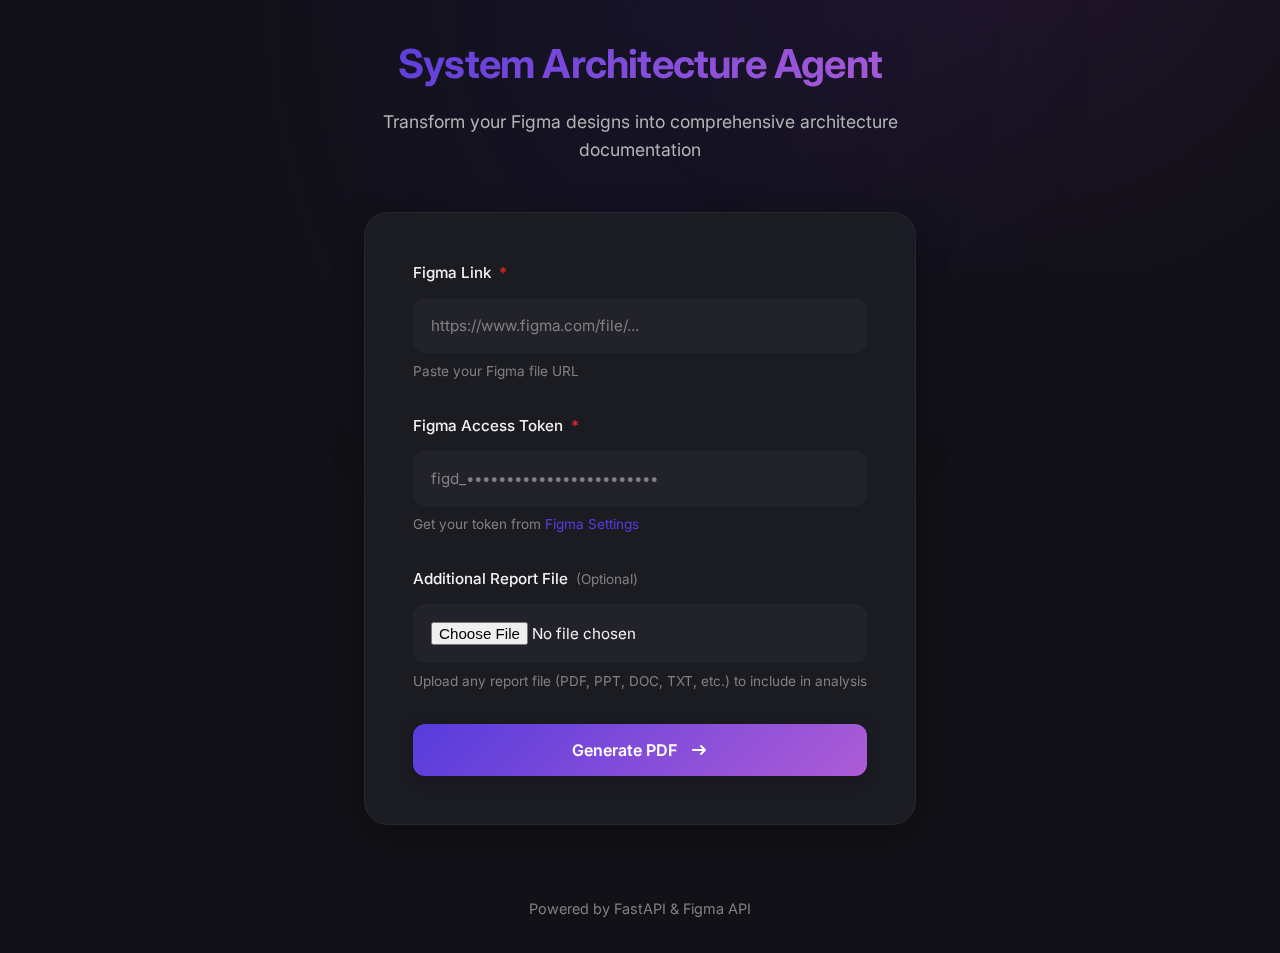
<file: frontend/index.html>
<!DOCTYPE html>
<html lang="en">
<head>
    <meta charset="UTF-8">
    <meta name="viewport" content="width=device-width, initial-scale=1.0">
    <meta name="description" content="Generate comprehensive system architecture PDFs from Figma designs">
    <title>System Architecture Agent</title>
    <link rel="preconnect" href="https://fonts.googleapis.com">
    <link rel="preconnect" href="https://fonts.gstatic.com" crossorigin>
    <link href="https://fonts.googleapis.com/css2?family=Inter:wght@300;400;500;600;700&display=swap" rel="stylesheet">
    <link rel="stylesheet" href="styles.css">
</head>
<body>
    <div class="background-gradient"></div>
    
    <div class="container">
        <header class="header">
            <h1 class="title">System Architecture Agent</h1>
            <p class="subtitle">Transform your Figma designs into comprehensive architecture documentation</p>
        </header>

        <main class="main-content">
            <form id="pdfForm" class="form-card">
                <div class="form-group">
                    <label for="figmaLink" class="form-label">
                        <span class="label-text">Figma Link</span>
                        <span class="label-required">*</span>
                    </label>
                    <input 
                        type="url" 
                        id="figmaLink" 
                        name="figmaLink" 
                        class="form-input"
                        placeholder="https://www.figma.com/file/..."
                        required
                    >
                    <span class="input-hint">Paste your Figma file URL</span>
                </div>

                <div class="form-group">
                    <label for="figmaToken" class="form-label">
                        <span class="label-text">Figma Access Token</span>
                        <span class="label-required">*</span>
                    </label>
                    <input 
                        type="password" 
                        id="figmaToken" 
                        name="figmaToken" 
                        class="form-input"
                        placeholder="figd_••••••••••••••••••••••••"
                        required
                    >
                    <span class="input-hint">
                        Get your token from 
                        <a href="https://www.figma.com/developers/api#access-tokens" target="_blank" class="link">
                            Figma Settings
                        </a>
                    </span>
                </div>





                <div class="form-group">
                    <label for="reportFile" class="form-label">
                        <span class="label-text">Additional Report File</span>
                        <span class="label-optional">(Optional)</span>
                    </label>
                    <input
                        type="file"
                        id="reportFile"
                        name="reportFile"
                        class="form-input"
                        accept=".pdf,.ppt,.pptx,.doc,.docx,.txt,.json,.md,.csv,.xlsx,.xls"
                    >
                    <span class="input-hint">Upload any report file (PDF, PPT, DOC, TXT, etc.) to include in analysis</span>
                </div>

                <button type="submit" class="submit-button" id="submitButton">
                    <span class="button-text">Generate PDF</span>
                    <svg class="button-icon" width="20" height="20" viewBox="0 0 20 20" fill="none">
                        <path d="M4 10H16M16 10L12 6M16 10L12 14" stroke="currentColor" stroke-width="2" stroke-linecap="round" stroke-linejoin="round"/>
                    </svg>
                </button>
            </form>

            <!-- Loading State -->
            <div id="loadingState" class="loading-state hidden">
                <div class="spinner"></div>
                <p class="loading-text">Generating your architecture PDF...</p>
                <p class="loading-subtext">This may take a few moments</p>
            </div>

            <!-- Success State -->
            <div id="successState" class="success-state hidden">
                <div class="success-icon">
                    <svg width="64" height="64" viewBox="0 0 64 64" fill="none">
                        <circle cx="32" cy="32" r="32" fill="#10B981" opacity="0.1"/>
                        <path d="M20 32L28 40L44 24" stroke="#10B981" stroke-width="4" stroke-linecap="round" stroke-linejoin="round"/>
                    </svg>
                </div>
                <h2 class="success-title">PDF Generated Successfully!</h2>
                <p class="success-message" id="successMessage"></p>
                <div class="button-group">
                    <a id="downloadButton" href="#" class="download-button" download>
                        <svg width="20" height="20" viewBox="0 0 20 20" fill="none">
                            <path d="M10 3V13M10 13L6 9M10 13L14 9M3 17H17" stroke="currentColor" stroke-width="2" stroke-linecap="round" stroke-linejoin="round"/>
                        </svg>
                        Download PDF
                    </a>
                    <button id="generateAnotherButton" class="secondary-button">
                        Generate Another
                    </button>
                </div>
            </div>

            <!-- Error State -->
            <div id="errorState" class="error-state hidden">
                <div class="error-icon">
                    <svg width="64" height="64" viewBox="0 0 64 64" fill="none">
                        <circle cx="32" cy="32" r="32" fill="#EF4444" opacity="0.1"/>
                        <path d="M32 20V36M32 44V44.01" stroke="#EF4444" stroke-width="4" stroke-linecap="round"/>
                    </svg>
                </div>
                <h2 class="error-title">Generation Failed</h2>
                <p class="error-message" id="errorMessage"></p>
                <button id="tryAgainButton" class="secondary-button">
                    Try Again
                </button>
            </div>
        </main>

        <footer class="footer">
            <p>Powered by FastAPI & Figma API</p>
        </footer>
    </div>

    <script src="script.js"></script>
</body>
</html>
</file>
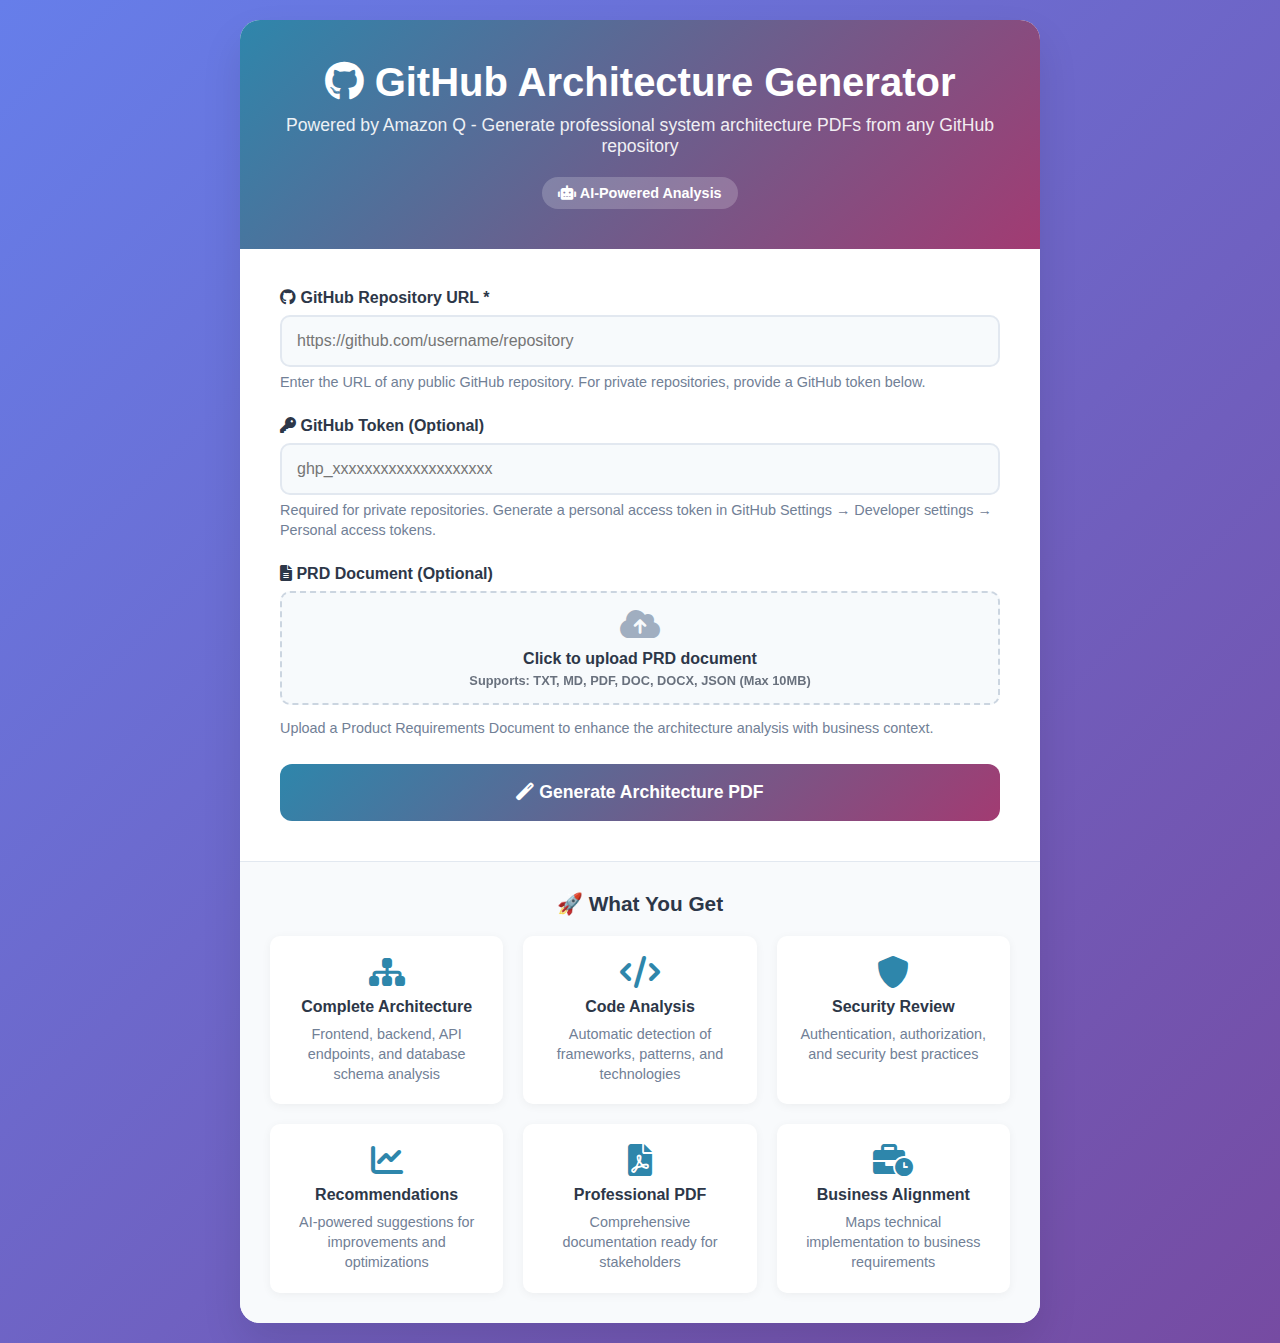
<file: frontend/github-architecture.html>
<!DOCTYPE html>
<html lang="en">

<head>
    <meta charset="UTF-8">
    <meta name="viewport" content="width=device-width, initial-scale=1.0">
    <title>GitHub Architecture Generator - Amazon Q</title>
    <link href="https://cdnjs.cloudflare.com/ajax/libs/font-awesome/6.0.0/css/all.min.css" rel="stylesheet">
    <style>
        * {
            margin: 0;
            padding: 0;
            box-sizing: border-box;
        }

        body {
            font-family: 'Segoe UI', Tahoma, Geneva, Verdana, sans-serif;
            background: linear-gradient(135deg, #667eea 0%, #764ba2 100%);
            min-height: 100vh;
            padding: 20px;
        }

        .container {
            max-width: 800px;
            margin: 0 auto;
            background: white;
            border-radius: 20px;
            box-shadow: 0 20px 40px rgba(0, 0, 0, 0.1);
            overflow: hidden;
        }

        .header {
            background: linear-gradient(135deg, #2E86AB 0%, #A23B72 100%);
            color: white;
            padding: 40px;
            text-align: center;
        }

        .header h1 {
            font-size: 2.5rem;
            margin-bottom: 10px;
            font-weight: 700;
        }

        .header p {
            font-size: 1.1rem;
            opacity: 0.9;
            margin-bottom: 20px;
        }

        .badge {
            display: inline-block;
            background: rgba(255, 255, 255, 0.2);
            padding: 8px 16px;
            border-radius: 20px;
            font-size: 0.9rem;
            font-weight: 600;
        }

        .form-container {
            padding: 40px;
        }

        .form-group {
            margin-bottom: 25px;
        }

        .form-group label {
            display: block;
            margin-bottom: 8px;
            font-weight: 600;
            color: #2d3748;
            font-size: 1rem;
        }

        .form-group input[type="text"],
        .form-group input[type="url"] {
            width: 100%;
            padding: 15px;
            border: 2px solid #e2e8f0;
            border-radius: 10px;
            font-size: 1rem;
            transition: all 0.3s ease;
            background: #f7fafc;
        }

        .form-group input:focus {
            outline: none;
            border-color: #2E86AB;
            background: white;
            box-shadow: 0 0 0 3px rgba(46, 134, 171, 0.1);
        }

        .file-upload {
            position: relative;
            display: inline-block;
            width: 100%;
        }

        .file-upload input[type="file"] {
            position: absolute;
            opacity: 0;
            width: 100%;
            height: 100%;
            cursor: pointer;
        }

        .file-upload-label {
            display: block;
            padding: 15px;
            border: 2px dashed #cbd5e0;
            border-radius: 10px;
            text-align: center;
            cursor: pointer;
            transition: all 0.3s ease;
            background: #f7fafc;
        }

        .file-upload-label:hover {
            border-color: #2E86AB;
            background: #edf2f7;
        }

        .file-upload-label i {
            font-size: 2rem;
            color: #a0aec0;
            margin-bottom: 10px;
            display: block;
        }

        .file-info {
            margin-top: 10px;
            padding: 10px;
            background: #e6fffa;
            border-radius: 8px;
            color: #234e52;
            font-size: 0.9rem;
        }

        .generate-btn {
            width: 100%;
            padding: 18px;
            background: linear-gradient(135deg, #2E86AB 0%, #A23B72 100%);
            color: white;
            border: none;
            border-radius: 12px;
            font-size: 1.1rem;
            font-weight: 600;
            cursor: pointer;
            transition: all 0.3s ease;
            position: relative;
            overflow: hidden;
        }

        .generate-btn:hover {
            transform: translateY(-2px);
            box-shadow: 0 10px 25px rgba(46, 134, 171, 0.3);
        }

        .generate-btn:disabled {
            opacity: 0.6;
            cursor: not-allowed;
            transform: none;
        }

        .loading {
            display: none;
            text-align: center;
            padding: 30px;
        }

        .spinner {
            border: 4px solid #f3f3f3;
            border-top: 4px solid #2E86AB;
            border-radius: 50%;
            width: 50px;
            height: 50px;
            animation: spin 1s linear infinite;
            margin: 0 auto 20px;
        }

        @keyframes spin {
            0% {
                transform: rotate(0deg);
            }

            100% {
                transform: rotate(360deg);
            }
        }

        .result {
            display: none;
            padding: 30px;
            text-align: center;
        }

        .success {
            background: #f0fff4;
            border-left: 5px solid #38a169;
        }

        .error {
            background: #fed7d7;
            border-left: 5px solid #e53e3e;
        }

        .download-btn {
            display: inline-block;
            margin-top: 20px;
            padding: 12px 30px;
            background: #38a169;
            color: white;
            text-decoration: none;
            border-radius: 8px;
            font-weight: 600;
            transition: all 0.3s ease;
        }

        .download-btn:hover {
            background: #2f855a;
            transform: translateY(-2px);
        }

        .features {
            background: #f8fafc;
            padding: 30px;
            border-top: 1px solid #e2e8f0;
        }

        .features h3 {
            color: #2d3748;
            margin-bottom: 20px;
            text-align: center;
            font-size: 1.3rem;
        }

        .feature-grid {
            display: grid;
            grid-template-columns: repeat(auto-fit, minmax(200px, 1fr));
            gap: 20px;
        }

        .feature-item {
            text-align: center;
            padding: 20px;
            background: white;
            border-radius: 10px;
            box-shadow: 0 2px 10px rgba(0, 0, 0, 0.05);
        }

        .feature-item i {
            font-size: 2rem;
            color: #2E86AB;
            margin-bottom: 10px;
        }

        .feature-item h4 {
            color: #2d3748;
            margin-bottom: 8px;
            font-size: 1rem;
        }

        .feature-item p {
            color: #718096;
            font-size: 0.9rem;
            line-height: 1.4;
        }

        .help-text {
            font-size: 0.9rem;
            color: #718096;
            margin-top: 5px;
            line-height: 1.4;
        }
    </style>
</head>

<body>
    <div class="container">
        <div class="header">
            <h1><i class="fab fa-github"></i> GitHub Architecture Generator</h1>
            <p>Powered by Amazon Q - Generate professional system architecture PDFs from any GitHub repository</p>
            <div class="badge">
                <i class="fas fa-robot"></i> AI-Powered Analysis
            </div>
        </div>

        <div class="form-container">
            <form id="architectureForm">
                <div class="form-group">
                    <label for="githubLink">
                        <i class="fab fa-github"></i> GitHub Repository URL *
                    </label>
                    <input type="url" id="githubLink" name="githubLink"
                        placeholder="https://github.com/username/repository" required>
                    <div class="help-text">
                        Enter the URL of any public GitHub repository. For private repositories, provide a GitHub token
                        below.
                    </div>
                </div>

                <div class="form-group">
                    <label for="githubToken">
                        <i class="fas fa-key"></i> GitHub Token (Optional)
                    </label>
                    <input type="text" id="githubToken" name="githubToken" placeholder="ghp_xxxxxxxxxxxxxxxxxxxx">
                    <div class="help-text">
                        Required for private repositories. Generate a personal access token in GitHub Settings →
                        Developer settings → Personal access tokens.
                    </div>
                </div>

                <div class="form-group">
                    <label for="prdDocument">
                        <i class="fas fa-file-alt"></i> PRD Document (Optional)
                    </label>
                    <div class="file-upload">
                        <input type="file" id="prdDocument" name="prdDocument" accept=".txt,.md,.pdf,.doc,.docx,.json">
                        <label for="prdDocument" class="file-upload-label">
                            <i class="fas fa-cloud-upload-alt"></i>
                            <div>Click to upload PRD document</div>
                            <div style="font-size: 0.8rem; margin-top: 5px; opacity: 0.7;">
                                Supports: TXT, MD, PDF, DOC, DOCX, JSON (Max 10MB)
                            </div>
                        </label>
                    </div>
                    <div id="fileInfo" class="file-info" style="display: none;"></div>
                    <div class="help-text">
                        Upload a Product Requirements Document to enhance the architecture analysis with business
                        context.
                    </div>
                </div>

                <button type="submit" class="generate-btn" id="generateBtn">
                    <i class="fas fa-magic"></i> Generate Architecture PDF
                </button>
            </form>
        </div>

        <div class="loading" id="loading">
            <div class="spinner"></div>
            <h3>Analyzing Repository...</h3>
            <p>This may take a few minutes depending on repository size</p>
            <div style="margin-top: 20px; font-size: 0.9rem; color: #718096;">
                <div>🔍 Cloning repository...</div>
                <div>📊 Analyzing code structure...</div>
                <div>🏗️ Generating architecture...</div>
                <div>📄 Creating PDF document...</div>
            </div>
        </div>

        <div class="result" id="result">
            <div id="resultContent"></div>
        </div>

        <div class="features">
            <h3>🚀 What You Get</h3>
            <div class="feature-grid">
                <div class="feature-item">
                    <i class="fas fa-sitemap"></i>
                    <h4>Complete Architecture</h4>
                    <p>Frontend, backend, API endpoints, and database schema analysis</p>
                </div>
                <div class="feature-item">
                    <i class="fas fa-code"></i>
                    <h4>Code Analysis</h4>
                    <p>Automatic detection of frameworks, patterns, and technologies</p>
                </div>
                <div class="feature-item">
                    <i class="fas fa-shield-alt"></i>
                    <h4>Security Review</h4>
                    <p>Authentication, authorization, and security best practices</p>
                </div>
                <div class="feature-item">
                    <i class="fas fa-chart-line"></i>
                    <h4>Recommendations</h4>
                    <p>AI-powered suggestions for improvements and optimizations</p>
                </div>
                <div class="feature-item">
                    <i class="fas fa-file-pdf"></i>
                    <h4>Professional PDF</h4>
                    <p>Comprehensive documentation ready for stakeholders</p>
                </div>
                <div class="feature-item">
                    <i class="fas fa-business-time"></i>
                    <h4>Business Alignment</h4>
                    <p>Maps technical implementation to business requirements</p>
                </div>
            </div>
        </div>
    </div>

    <script>
        const form = document.getElementById('architectureForm');
        const loading = document.getElementById('loading');
        const result = document.getElementById('result');
        const generateBtn = document.getElementById('generateBtn');
        const fileInput = document.getElementById('prdDocument');
        const fileInfo = document.getElementById('fileInfo');

        // File upload handling
        fileInput.addEventListener('change', function (e) {
            const file = e.target.files[0];
            if (file) {
                fileInfo.style.display = 'block';
                fileInfo.innerHTML = `
                    <i class="fas fa-file"></i> 
                    <strong>${file.name}</strong> (${(file.size / 1024 / 1024).toFixed(2)} MB)
                `;
            } else {
                fileInfo.style.display = 'none';
            }
        });

        // Form submission
        form.addEventListener('submit', async function (e) {
            e.preventDefault();

            const formData = new FormData();
            formData.append('github_link', document.getElementById('githubLink').value);
            formData.append('github_token', document.getElementById('githubToken').value);

            if (fileInput.files[0]) {
                formData.append('prd_document', fileInput.files[0]);
            }

            // Show loading state
            form.style.display = 'none';
            loading.style.display = 'block';
            result.style.display = 'none';

            try {
                const response = await fetch('http://localhost:8000/api/generate-github-architecture', {
                    method: 'POST',
                    body: formData
                });

                const data = await response.json();

                if (response.ok && data.success) {
                    showSuccess(data);
                } else {
                    showError(data.detail || 'An error occurred during analysis');
                }
            } catch (error) {
                console.error('Error:', error);
                showError('Network error. Please check your connection and try again.');
            }
        });

        function showSuccess(data) {
            loading.style.display = 'none';
            result.style.display = 'block';
            result.className = 'result success';

            const analysis = data.architecture_analysis || {};
            const summary = data.analysis_summary || {};

            document.getElementById('resultContent').innerHTML = `
                <h3><i class="fas fa-check-circle"></i> Architecture Analysis Complete!</h3>
                <p style="font-size: 1.1rem; margin: 20px 0;">${data.message}</p>
                
                <div style="background: #e6fffa; border-left: 4px solid #38a169; padding: 20px; border-radius: 8px; margin: 20px 0;">
                    <p style="color: #2c7a7b; margin: 0;"><i class="fas fa-info-circle"></i> <strong>Your comprehensive architecture report is ready!</strong></p>
                    <p style="color: #2c7a7b; margin: 10px 0 0 0; font-size: 0.95rem;">The PDF includes detailed analysis, visual diagrams, API documentation, and architectural recommendations.</p>
                </div>
                
                <a href="http://localhost:8000${data.pdf_url}" class="download-btn" target="_blank">
                    <i class="fas fa-download"></i> Download Architecture PDF
                </a>
                
                <div style="margin-top: 20px;">
                    <button onclick="resetForm()" style="background: #718096; color: white; border: none; padding: 10px 20px; border-radius: 5px; cursor: pointer;">
                        <i class="fas fa-redo"></i> Analyze Another Repository
                    </button>
                </div>
            `;
        }

        function showError(message) {
            loading.style.display = 'none';
            result.style.display = 'block';
            result.className = 'result error';

            document.getElementById('resultContent').innerHTML = `
                <h3><i class="fas fa-exclamation-triangle"></i> Analysis Failed</h3>
                <p>${message}</p>
                <div style="margin-top: 20px;">
                    <button onclick="resetForm()" style="background: #e53e3e; color: white; border: none; padding: 10px 20px; border-radius: 5px; cursor: pointer;">
                        <i class="fas fa-redo"></i> Try Again
                    </button>
                </div>
            `;
        }

        function resetForm() {
            form.style.display = 'block';
            loading.style.display = 'none';
            result.style.display = 'none';
            form.reset();
            fileInfo.style.display = 'none';
        }
    </script>
</body>

</html>
</file>
<file: frontend/styles.css>
/* ==================== CSS Variables ==================== */
:root {
    /* Colors */
    --primary-hue: 250;
    --primary-sat: 70%;
    --primary-light: 55%;

    --bg-dark: hsl(240, 15%, 8%);
    --bg-card: hsl(240, 12%, 12%);
    --bg-input: hsl(240, 10%, 15%);

    --text-primary: hsl(0, 0%, 95%);
    --text-secondary: hsl(0, 0%, 70%);
    --text-muted: hsl(0, 0%, 50%);

    --accent-primary: hsl(var(--primary-hue), var(--primary-sat), var(--primary-light));
    --accent-secondary: hsl(280, 60%, 60%);
    --accent-success: hsl(142, 76%, 36%);
    --accent-error: hsl(0, 72%, 51%);

    /* Gradients */
    --gradient-primary: linear-gradient(135deg,
            hsl(var(--primary-hue), var(--primary-sat), var(--primary-light)) 0%,
            hsl(280, 60%, 60%) 100%);
    --gradient-bg: radial-gradient(ellipse at top,
            hsla(var(--primary-hue), 50%, 20%, 0.3) 0%,
            transparent 50%);

    /* Spacing */
    --spacing-xs: 0.5rem;
    --spacing-sm: 0.75rem;
    --spacing-md: 1rem;
    --spacing-lg: 1.5rem;
    --spacing-xl: 2rem;
    --spacing-2xl: 3rem;

    /* Border Radius */
    --radius-sm: 0.5rem;
    --radius-md: 0.75rem;
    --radius-lg: 1rem;
    --radius-xl: 1.5rem;

    /* Shadows */
    --shadow-sm: 0 2px 8px rgba(0, 0, 0, 0.1);
    --shadow-md: 0 4px 16px rgba(0, 0, 0, 0.2);
    --shadow-lg: 0 8px 32px rgba(0, 0, 0, 0.3);
    --shadow-glow: 0 0 40px hsla(var(--primary-hue), var(--primary-sat), var(--primary-light), 0.3);

    /* Transitions */
    --transition-fast: 150ms ease;
    --transition-normal: 250ms ease;
    --transition-slow: 400ms ease;
}

/* ==================== Reset & Base Styles ==================== */
* {
    margin: 0;
    padding: 0;
    box-sizing: border-box;
}

body {
    font-family: 'Inter', -apple-system, BlinkMacSystemFont, 'Segoe UI', sans-serif;
    background-color: var(--bg-dark);
    color: var(--text-primary);
    line-height: 1.6;
    min-height: 100vh;
    overflow-x: hidden;
    position: relative;
}

/* ==================== Background ==================== */
.background-gradient {
    position: fixed;
    top: 0;
    left: 0;
    width: 100%;
    height: 100%;
    background: var(--gradient-bg);
    z-index: -1;
    pointer-events: none;
}

.background-gradient::before {
    content: '';
    position: absolute;
    top: -50%;
    right: -20%;
    width: 80%;
    height: 80%;
    background: radial-gradient(circle,
            hsla(280, 60%, 40%, 0.15) 0%,
            transparent 70%);
    animation: float 20s ease-in-out infinite;
}

@keyframes float {

    0%,
    100% {
        transform: translate(0, 0) rotate(0deg);
    }

    33% {
        transform: translate(30px, -30px) rotate(5deg);
    }

    66% {
        transform: translate(-20px, 20px) rotate(-5deg);
    }
}

/* ==================== Container ==================== */
.container {
    max-width: 600px;
    margin: 0 auto;
    padding: var(--spacing-xl) var(--spacing-lg);
    min-height: 100vh;
    display: flex;
    flex-direction: column;
}

/* ==================== Header ==================== */
.header {
    text-align: center;
    margin-bottom: var(--spacing-2xl);
    animation: fadeInDown 0.6s ease;
}

.title {
    font-size: 2.5rem;
    font-weight: 700;
    background: var(--gradient-primary);
    -webkit-background-clip: text;
    -webkit-text-fill-color: transparent;
    background-clip: text;
    margin-bottom: var(--spacing-sm);
    letter-spacing: -0.02em;
}

.subtitle {
    font-size: 1.1rem;
    color: var(--text-secondary);
    font-weight: 400;
}

/* ==================== Form Card ==================== */
.main-content {
    flex: 1;
    animation: fadeInUp 0.6s ease 0.2s both;
}

.form-card {
    background: var(--bg-card);
    border-radius: var(--radius-xl);
    padding: var(--spacing-2xl);
    box-shadow: var(--shadow-lg);
    backdrop-filter: blur(10px);
    border: 1px solid hsla(0, 0%, 100%, 0.05);
    transition: transform var(--transition-normal), box-shadow var(--transition-normal);
}

.form-card:hover {
    transform: translateY(-2px);
    box-shadow: var(--shadow-lg), var(--shadow-glow);
}

/* ==================== Form Elements ==================== */
.form-group {
    margin-bottom: var(--spacing-xl);
}

.form-label {
    display: flex;
    align-items: center;
    gap: var(--spacing-xs);
    margin-bottom: var(--spacing-sm);
    font-weight: 500;
    font-size: 0.95rem;
}

.label-text {
    color: var(--text-primary);
}

.label-required {
    color: var(--accent-error);
    font-weight: 600;
}

.label-optional {
    color: var(--text-muted);
    font-size: 0.85rem;
    font-weight: 400;
}

.form-input,
.form-textarea {
    width: 100%;
    padding: var(--spacing-md);
    background: var(--bg-input);
    border: 2px solid transparent;
    border-radius: var(--radius-md);
    color: var(--text-primary);
    font-family: inherit;
    font-size: 0.95rem;
    transition: all var(--transition-normal);
    outline: none;
}

.form-input:focus,
.form-textarea:focus {
    border-color: var(--accent-primary);
    box-shadow: 0 0 0 4px hsla(var(--primary-hue), var(--primary-sat), var(--primary-light), 0.1);
}

.form-input::placeholder,
.form-textarea::placeholder {
    color: var(--text-muted);
}

.form-textarea {
    resize: vertical;
    min-height: 100px;
    font-family: 'Courier New', monospace;
    font-size: 0.9rem;
}

.input-hint {
    display: block;
    margin-top: var(--spacing-xs);
    font-size: 0.85rem;
    color: var(--text-muted);
}

.link {
    color: var(--accent-primary);
    text-decoration: none;
    transition: color var(--transition-fast);
}

.link:hover {
    color: var(--accent-secondary);
    text-decoration: underline;
}

/* ==================== Buttons ==================== */
.submit-button {
    width: 100%;
    padding: var(--spacing-md) var(--spacing-xl);
    background: var(--gradient-primary);
    border: none;
    border-radius: var(--radius-md);
    color: white;
    font-family: inherit;
    font-size: 1rem;
    font-weight: 600;
    cursor: pointer;
    display: flex;
    align-items: center;
    justify-content: center;
    gap: var(--spacing-sm);
    transition: all var(--transition-normal);
    box-shadow: var(--shadow-md);
    position: relative;
    overflow: hidden;
}

.submit-button::before {
    content: '';
    position: absolute;
    top: 0;
    left: -100%;
    width: 100%;
    height: 100%;
    background: linear-gradient(90deg, transparent, rgba(255, 255, 255, 0.2), transparent);
    transition: left var(--transition-slow);
}

.submit-button:hover::before {
    left: 100%;
}

.submit-button:hover {
    transform: translateY(-2px);
    box-shadow: var(--shadow-lg), var(--shadow-glow);
}

.submit-button:active {
    transform: translateY(0);
}

.submit-button:disabled {
    opacity: 0.6;
    cursor: not-allowed;
    transform: none;
}

.button-icon {
    transition: transform var(--transition-normal);
}

.submit-button:hover .button-icon {
    transform: translateX(4px);
}

.button-group {
    display: flex;
    gap: var(--spacing-md);
    margin-top: var(--spacing-lg);
}

.download-button,
.secondary-button {
    flex: 1;
    padding: var(--spacing-md) var(--spacing-lg);
    border-radius: var(--radius-md);
    font-family: inherit;
    font-size: 0.95rem;
    font-weight: 600;
    cursor: pointer;
    display: flex;
    align-items: center;
    justify-content: center;
    gap: var(--spacing-sm);
    transition: all var(--transition-normal);
    text-decoration: none;
}

.download-button {
    background: var(--accent-success);
    color: white;
    border: none;
    box-shadow: var(--shadow-md);
}

.download-button:hover {
    background: hsl(142, 76%, 30%);
    transform: translateY(-2px);
    box-shadow: var(--shadow-lg);
}

.secondary-button {
    background: transparent;
    color: var(--text-primary);
    border: 2px solid var(--bg-input);
}

.secondary-button:hover {
    border-color: var(--accent-primary);
    background: var(--bg-input);
}

/* ==================== States ==================== */
.loading-state,
.success-state,
.error-state {
    background: var(--bg-card);
    border-radius: var(--radius-xl);
    padding: var(--spacing-2xl);
    text-align: center;
    box-shadow: var(--shadow-lg);
    border: 1px solid hsla(0, 0%, 100%, 0.05);
    animation: fadeInUp 0.4s ease;
}

.hidden {
    display: none !important;
}

/* Loading State */
.spinner {
    width: 64px;
    height: 64px;
    margin: 0 auto var(--spacing-lg);
    border: 4px solid var(--bg-input);
    border-top-color: var(--accent-primary);
    border-radius: 50%;
    animation: spin 1s linear infinite;
}

@keyframes spin {
    to {
        transform: rotate(360deg);
    }
}

.loading-text {
    font-size: 1.25rem;
    font-weight: 600;
    margin-bottom: var(--spacing-xs);
}

.loading-subtext {
    color: var(--text-secondary);
    font-size: 0.95rem;
}

/* Success State */
.success-icon,
.error-icon {
    margin-bottom: var(--spacing-lg);
    animation: scaleIn 0.5s ease;
}

@keyframes scaleIn {
    from {
        transform: scale(0);
    }

    to {
        transform: scale(1);
    }
}

.success-title,
.error-title {
    font-size: 1.5rem;
    font-weight: 700;
    margin-bottom: var(--spacing-sm);
}

.success-title {
    color: var(--accent-success);
}

.error-title {
    color: var(--accent-error);
}

.success-message,
.error-message {
    color: var(--text-secondary);
    margin-bottom: var(--spacing-lg);
    white-space: pre-line;
    line-height: 1.6;
}

/* ==================== Footer ==================== */
.footer {
    text-align: center;
    margin-top: var(--spacing-2xl);
    padding-top: var(--spacing-lg);
    color: var(--text-muted);
    font-size: 0.9rem;
}

/* ==================== Animations ==================== */
@keyframes fadeInDown {
    from {
        opacity: 0;
        transform: translateY(-20px);
    }

    to {
        opacity: 1;
        transform: translateY(0);
    }
}

@keyframes fadeInUp {
    from {
        opacity: 0;
        transform: translateY(20px);
    }

    to {
        opacity: 1;
        transform: translateY(0);
    }
}

/* ==================== Responsive Design ==================== */
@media (max-width: 640px) {
    .container {
        padding: var(--spacing-lg) var(--spacing-md);
    }

    .title {
        font-size: 2rem;
    }

    .subtitle {
        font-size: 1rem;
    }

    .form-card,
    .loading-state,
    .success-state,
    .error-state {
        padding: var(--spacing-lg);
    }

    .button-group {
        flex-direction: column;
    }
}

@media (prefers-reduced-motion: reduce) {

    *,
    *::before,
    *::after {
        animation-duration: 0.01ms !important;
        animation-iteration-count: 1 !important;
        transition-duration: 0.01ms !important;
    }
}
</file>
